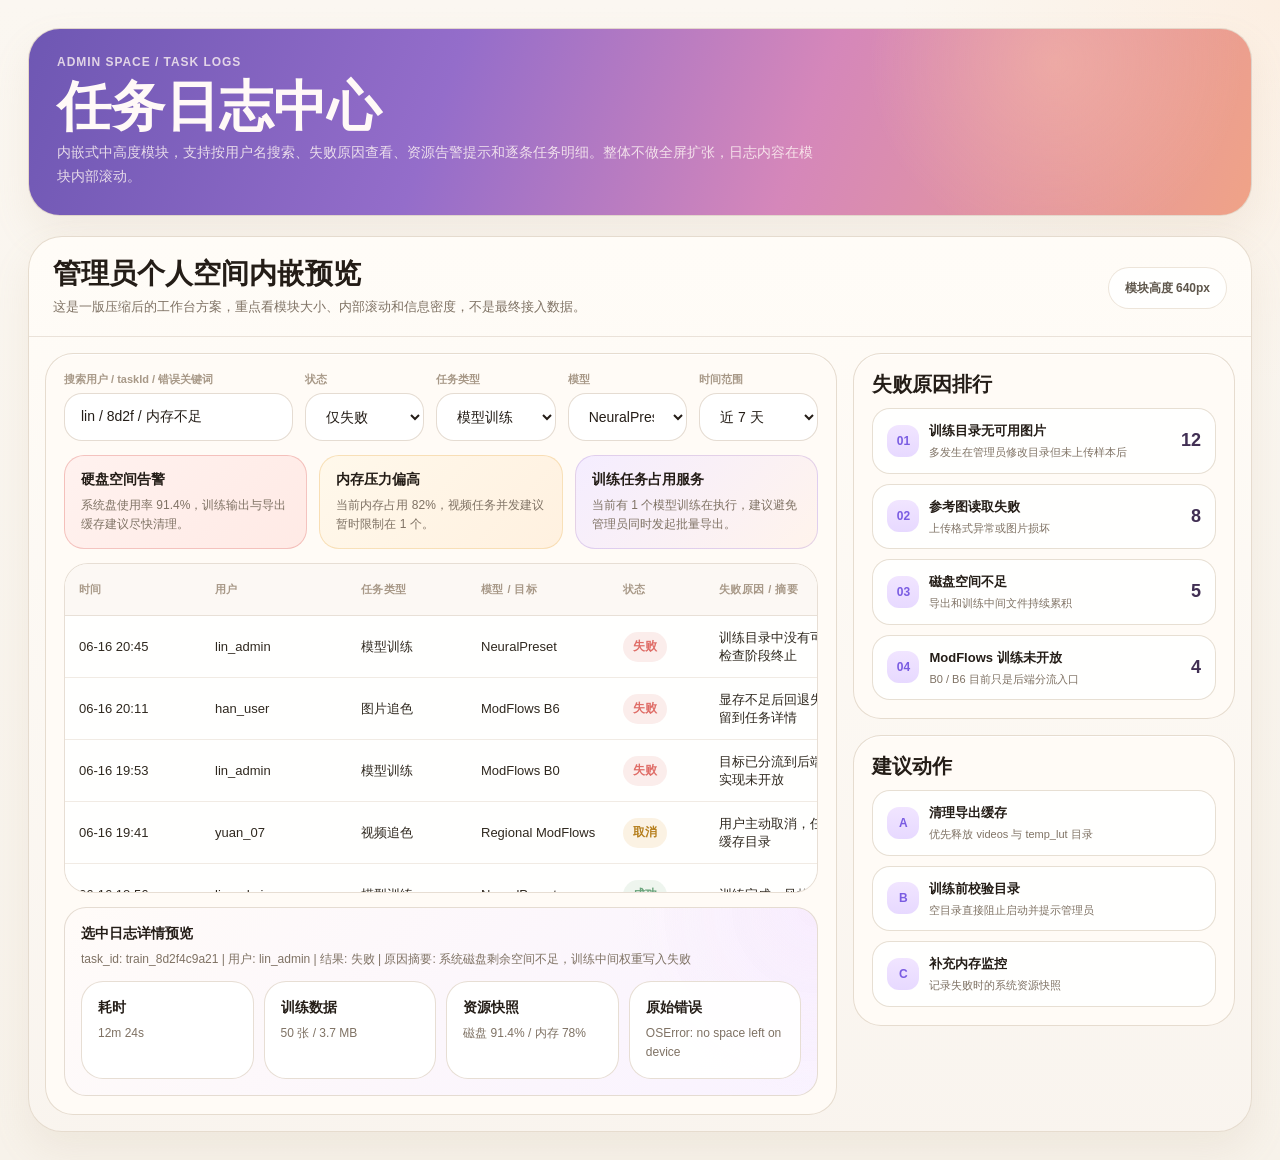
<file: static/admin-log-preview.html>
<!DOCTYPE html>
<html lang="zh-CN">
<head>
  <meta charset="UTF-8">
  <meta name="viewport" content="width=device-width, initial-scale=1.0">
  <title>管理员任务日志预览</title>
  <style>
    :root {
      color-scheme: light;
      --bg: #f7f2ea;
      --panel: rgba(255, 251, 246, 0.96);
      --panel-strong: rgba(255, 255, 255, 0.92);
      --border: rgba(229, 219, 205, 0.95);
      --text: #241d17;
      --sub: #7f7264;
      --soft: #a89988;
      --purple: #825fd7;
      --peach: #f2aa84;
      --rose: #d98cbc;
      --danger: #df6d67;
      --warn: #e0a543;
      --ok: #69a37b;
      --shadow: 0 18px 38px rgba(179, 156, 126, 0.12);
    }

    * {
      box-sizing: border-box;
    }

    body {
      margin: 0;
      min-height: 100vh;
      font-family: "Segoe UI", "PingFang SC", "Microsoft YaHei", sans-serif;
      background:
        radial-gradient(circle at top right, rgba(255, 214, 182, 0.25), transparent 22%),
        linear-gradient(180deg, #fbf7f1 0%, var(--bg) 100%);
      color: var(--text);
      padding: 28px;
    }

    .page {
      max-width: 1320px;
      margin: 0 auto;
    }

    .hero {
      border: 1px solid var(--border);
      border-radius: 32px;
      padding: 26px 28px;
      background:
        radial-gradient(circle at 84% 18%, rgba(255, 201, 169, 0.4), transparent 18%),
        linear-gradient(110deg, #6e57b3 0%, #946dca 34%, #d587ba 63%, #f0a387 100%);
      color: #fff9f7;
      box-shadow: var(--shadow);
    }

    .hero h1 {
      margin: 10px 0 8px;
      font-size: 54px;
      line-height: 1;
    }

    .hero p {
      margin: 0;
      max-width: 760px;
      color: rgba(255, 247, 244, 0.82);
      font-size: 14px;
      line-height: 1.7;
    }

    .kicker {
      font-size: 12px;
      font-weight: 800;
      letter-spacing: 0.08em;
      color: rgba(255, 246, 244, 0.78);
      text-transform: uppercase;
    }

    .shell {
      margin-top: 20px;
      border: 1px solid var(--border);
      border-radius: 34px;
      background: linear-gradient(180deg, rgba(255, 252, 247, 0.98) 0%, rgba(249, 244, 238, 0.98) 100%);
      box-shadow: var(--shadow);
      overflow: hidden;
    }

    .shell-header {
      display: flex;
      align-items: center;
      justify-content: space-between;
      gap: 16px;
      padding: 22px 24px 18px;
      border-bottom: 1px solid rgba(232, 224, 213, 0.88);
    }

    .shell-header h2 {
      margin: 0;
      font-size: 28px;
      line-height: 1.1;
    }

    .shell-header p {
      margin: 8px 0 0;
      color: var(--sub);
      font-size: 13px;
      line-height: 1.6;
    }

    .pill {
      display: inline-flex;
      align-items: center;
      justify-content: center;
      min-height: 42px;
      padding: 0 16px;
      border-radius: 999px;
      border: 1px solid rgba(236, 228, 216, 0.94);
      background: rgba(255, 255, 255, 0.88);
      color: #5e564b;
      font-size: 12px;
      font-weight: 800;
      white-space: nowrap;
    }

    .shell-body {
      display: grid;
      grid-template-columns: minmax(0, 1.35fr) minmax(300px, 0.65fr);
      gap: 16px;
      padding: 16px;
      min-height: 640px;
    }

    .panel {
      border-radius: 28px;
      border: 1px solid var(--border);
      background: var(--panel);
      box-shadow: inset 0 1px 0 rgba(255, 255, 255, 0.8);
      padding: 18px;
      min-width: 0;
    }

    .toolbar {
      display: grid;
      grid-template-columns: minmax(220px, 1.15fr) repeat(4, minmax(0, 0.6fr));
      gap: 12px;
      margin-bottom: 14px;
    }

    .field {
      display: grid;
      gap: 6px;
    }

    .field span {
      color: var(--soft);
      font-size: 11px;
      font-weight: 700;
    }

    .field input,
    .field select {
      width: 100%;
      min-height: 48px;
      border-radius: 18px;
      border: 1px solid rgba(228, 219, 208, 0.95);
      background: rgba(255, 255, 255, 0.92);
      padding: 0 16px;
      color: var(--text);
      font-size: 14px;
      outline: none;
    }

    .alerts {
      display: grid;
      grid-template-columns: repeat(3, minmax(0, 1fr));
      gap: 12px;
      margin-bottom: 14px;
    }

    .alert {
      border-radius: 20px;
      min-height: 82px;
      padding: 14px 16px;
      border: 1px solid rgba(233, 223, 212, 0.92);
      background: rgba(255, 255, 255, 0.88);
    }

    .alert strong,
    .stat strong,
    .detail strong {
      display: block;
      font-size: 14px;
      line-height: 1.4;
    }

    .alert span,
    .stat span,
    .detail span {
      display: block;
      margin-top: 6px;
      color: var(--sub);
      font-size: 12px;
      line-height: 1.6;
    }

    .alert.warn {
      background: linear-gradient(135deg, rgba(255, 248, 234, 0.95) 0%, rgba(255, 240, 222, 0.95) 100%);
      border-color: rgba(241, 202, 135, 0.5);
    }

    .alert.danger {
      background: linear-gradient(135deg, rgba(255, 241, 238, 0.95) 0%, rgba(255, 233, 228, 0.95) 100%);
      border-color: rgba(223, 109, 103, 0.34);
    }

    .alert.info {
      background: linear-gradient(135deg, rgba(244, 236, 255, 0.95) 0%, rgba(255, 243, 235, 0.95) 100%);
      border-color: rgba(180, 143, 214, 0.34);
    }

    .log-shell {
      border-radius: 24px;
      border: 1px solid rgba(230, 221, 210, 0.95);
      background: rgba(255, 255, 255, 0.82);
      overflow: hidden;
    }

    .log-head,
    .log-row {
      display: grid;
      grid-template-columns: 126px 136px 110px 132px 86px minmax(220px, 1fr);
      gap: 10px;
      align-items: center;
      padding: 0 14px;
    }

    .log-head {
      min-height: 52px;
      border-bottom: 1px solid rgba(231, 223, 213, 0.92);
      color: var(--soft);
      font-size: 11px;
      font-weight: 800;
      letter-spacing: 0.04em;
      background: rgba(252, 248, 244, 0.92);
    }

    .log-list {
      height: 276px;
      overflow-y: auto;
      background: rgba(255, 255, 255, 0.62);
    }

    .log-row {
      min-height: 62px;
      border-bottom: 1px solid rgba(240, 233, 225, 0.9);
      font-size: 13px;
      color: #2f281f;
    }

    .log-row:last-child {
      border-bottom: 0;
    }

    .status {
      display: inline-flex;
      align-items: center;
      justify-content: center;
      min-height: 30px;
      padding: 0 10px;
      border-radius: 999px;
      font-size: 12px;
      font-weight: 800;
      width: fit-content;
    }

    .status.ok {
      background: rgba(112, 175, 126, 0.12);
      color: var(--ok);
    }

    .status.fail {
      background: rgba(223, 109, 103, 0.12);
      color: var(--danger);
    }

    .status.cancel {
      background: rgba(224, 165, 67, 0.14);
      color: #b67f1d;
    }

    .detail {
      margin-top: 14px;
      border-radius: 22px;
      border: 1px solid rgba(228, 219, 208, 0.95);
      background:
        radial-gradient(circle at top right, rgba(241, 217, 253, 0.28), transparent 24%),
        linear-gradient(135deg, rgba(255, 251, 248, 0.96) 0%, rgba(249, 242, 255, 0.96) 100%);
      padding: 16px;
    }

    .detail-grid {
      display: grid;
      grid-template-columns: repeat(4, minmax(0, 1fr));
      gap: 10px;
      margin-top: 12px;
    }

    .stat {
      border-radius: 22px;
      border: 1px solid rgba(230, 220, 210, 0.94);
      background: var(--panel-strong);
      padding: 16px;
    }

    .stats-grid {
      display: grid;
      gap: 12px;
    }

    .side-title {
      margin: 0 0 12px;
      font-size: 20px;
      line-height: 1.2;
    }

    .rank-list,
    .todo-list {
      display: grid;
      gap: 10px;
    }

    .rank-item,
    .todo-item {
      display: flex;
      align-items: center;
      justify-content: space-between;
      gap: 10px;
      min-height: 58px;
      border-radius: 18px;
      border: 1px solid rgba(230, 221, 209, 0.94);
      background: rgba(255, 255, 255, 0.9);
      padding: 12px 14px;
    }

    .rank-item em,
    .todo-item em {
      display: inline-grid;
      place-items: center;
      width: 32px;
      height: 32px;
      border-radius: 12px;
      background: linear-gradient(180deg, #f1e5ff 0%, #e7d9ff 100%);
      color: #7a5ce2;
      font-style: normal;
      font-size: 12px;
      font-weight: 800;
      flex-shrink: 0;
    }

    .rank-copy,
    .todo-copy {
      display: flex;
      align-items: center;
      gap: 10px;
      min-width: 0;
    }

    .rank-copy strong,
    .todo-copy strong {
      font-size: 13px;
    }

    .rank-copy span,
    .todo-copy span {
      margin-top: 4px;
      color: var(--sub);
      font-size: 11px;
      line-height: 1.5;
      display: block;
    }

    .count {
      color: #412f53;
      font-size: 18px;
      font-weight: 800;
      flex-shrink: 0;
    }

    .side-stack {
      display: grid;
      gap: 16px;
      align-content: start;
    }

    @media (max-width: 1180px) {
      .shell-body {
        grid-template-columns: 1fr;
      }

      .toolbar,
      .alerts,
      .detail-grid {
        grid-template-columns: repeat(2, minmax(0, 1fr));
      }
    }

    @media (max-width: 860px) {
      body {
        padding: 16px;
      }

      .hero h1 {
        font-size: 38px;
      }

      .toolbar,
      .alerts,
      .detail-grid {
        grid-template-columns: 1fr;
      }

      .log-head,
      .log-row {
        grid-template-columns: 110px 120px 94px 116px 74px minmax(180px, 1fr);
        font-size: 12px;
      }
    }
  </style>
</head>
<body>
  <div class="page">
    <section class="hero">
      <div class="kicker">ADMIN SPACE / TASK LOGS</div>
      <h1>任务日志中心</h1>
      <p>内嵌式中高度模块，支持按用户名搜索、失败原因查看、资源告警提示和逐条任务明细。整体不做全屏扩张，日志内容在模块内部滚动。</p>
    </section>

    <section class="shell">
      <div class="shell-header">
        <div>
          <h2>管理员个人空间内嵌预览</h2>
          <p>这是一版压缩后的工作台方案，重点看模块大小、内部滚动和信息密度，不是最终接入数据。</p>
        </div>
        <div class="pill">模块高度 640px</div>
      </div>

      <div class="shell-body">
        <div class="panel">
          <div class="toolbar">
            <label class="field">
              <span>搜索用户 / taskId / 错误关键词</span>
              <input value="lin / 8d2f / 内存不足" />
            </label>
            <label class="field">
              <span>状态</span>
              <select>
                <option>全部</option>
                <option>仅成功</option>
                <option selected>仅失败</option>
              </select>
            </label>
            <label class="field">
              <span>任务类型</span>
              <select>
                <option>全部</option>
                <option selected>模型训练</option>
                <option>图片追色</option>
              </select>
            </label>
            <label class="field">
              <span>模型</span>
              <select>
                <option>全部</option>
                <option selected>NeuralPreset</option>
                <option>ModFlows B6</option>
              </select>
            </label>
            <label class="field">
              <span>时间范围</span>
              <select>
                <option>近 24 小时</option>
                <option selected>近 7 天</option>
                <option>近 30 天</option>
              </select>
            </label>
          </div>

          <div class="alerts">
            <div class="alert danger">
              <strong>硬盘空间告警</strong>
              <span>系统盘使用率 91.4%，训练输出与导出缓存建议尽快清理。</span>
            </div>
            <div class="alert warn">
              <strong>内存压力偏高</strong>
              <span>当前内存占用 82%，视频任务并发建议暂时限制在 1 个。</span>
            </div>
            <div class="alert info">
              <strong>训练任务占用服务</strong>
              <span>当前有 1 个模型训练在执行，建议避免管理员同时发起批量导出。</span>
            </div>
          </div>

          <div class="log-shell">
            <div class="log-head">
              <div>时间</div>
              <div>用户</div>
              <div>任务类型</div>
              <div>模型 / 目标</div>
              <div>状态</div>
              <div>失败原因 / 摘要</div>
            </div>
            <div class="log-list">
              <div class="log-row">
                <div>06-16 20:45</div>
                <div>lin_admin</div>
                <div>模型训练</div>
                <div>NeuralPreset</div>
                <div><span class="status fail">失败</span></div>
                <div>训练目录中没有可用图片，任务在预检查阶段终止</div>
              </div>
              <div class="log-row">
                <div>06-16 20:11</div>
                <div>han_user</div>
                <div>图片追色</div>
                <div>ModFlows B6</div>
                <div><span class="status fail">失败</span></div>
                <div>显存不足后回退失败，原始异常已保留到任务详情</div>
              </div>
              <div class="log-row">
                <div>06-16 19:53</div>
                <div>lin_admin</div>
                <div>模型训练</div>
                <div>ModFlows B0</div>
                <div><span class="status fail">失败</span></div>
                <div>目标已分流到后端，但当前版本训练实现未开放</div>
              </div>
              <div class="log-row">
                <div>06-16 19:41</div>
                <div>yuan_07</div>
                <div>视频追色</div>
                <div>Regional ModFlows</div>
                <div><span class="status cancel">取消</span></div>
                <div>用户主动取消，任务已停止并释放帧缓存目录</div>
              </div>
              <div class="log-row">
                <div>06-16 18:56</div>
                <div>lin_admin</div>
                <div>模型训练</div>
                <div>NeuralPreset</div>
                <div><span class="status ok">成功</span></div>
                <div>训练完成，风格阶段权重已更新</div>
              </div>
              <div class="log-row">
                <div>06-16 17:32</div>
                <div>kai_user</div>
                <div>图片追色</div>
                <div>NeuralPreset</div>
                <div><span class="status fail">失败</span></div>
                <div>参考图读取失败，输入格式不受支持</div>
              </div>
              <div class="log-row">
                <div>06-16 16:48</div>
                <div>mei_studio</div>
                <div>导出</div>
                <div>MP4 H265</div>
                <div><span class="status ok">成功</span></div>
                <div>导出完成，文件已写入 videos 目录</div>
              </div>
              <div class="log-row">
                <div>06-16 15:24</div>
                <div>lin_admin</div>
                <div>模型训练</div>
                <div>NeuralPreset</div>
                <div><span class="status fail">失败</span></div>
                <div>系统磁盘剩余空间不足，训练中间权重写入失败</div>
              </div>
            </div>
          </div>

          <div class="detail">
            <strong>选中日志详情预览</strong>
            <span>task_id: train_8d2f4c9a21 | 用户: lin_admin | 结果: 失败 | 原因摘要: 系统磁盘剩余空间不足，训练中间权重写入失败</span>
            <div class="detail-grid">
              <div class="stat">
                <strong>耗时</strong>
                <span>12m 24s</span>
              </div>
              <div class="stat">
                <strong>训练数据</strong>
                <span>50 张 / 3.7 MB</span>
              </div>
              <div class="stat">
                <strong>资源快照</strong>
                <span>磁盘 91.4% / 内存 78%</span>
              </div>
              <div class="stat">
                <strong>原始错误</strong>
                <span>OSError: no space left on device</span>
              </div>
            </div>
          </div>
        </div>

        <div class="side-stack">
          <div class="panel">
            <h3 class="side-title">失败原因排行</h3>
            <div class="rank-list">
              <div class="rank-item">
                <div class="rank-copy">
                  <em>01</em>
                  <div>
                    <strong>训练目录无可用图片</strong>
                    <span>多发生在管理员修改目录但未上传样本后</span>
                  </div>
                </div>
                <div class="count">12</div>
              </div>
              <div class="rank-item">
                <div class="rank-copy">
                  <em>02</em>
                  <div>
                    <strong>参考图读取失败</strong>
                    <span>上传格式异常或图片损坏</span>
                  </div>
                </div>
                <div class="count">8</div>
              </div>
              <div class="rank-item">
                <div class="rank-copy">
                  <em>03</em>
                  <div>
                    <strong>磁盘空间不足</strong>
                    <span>导出和训练中间文件持续累积</span>
                  </div>
                </div>
                <div class="count">5</div>
              </div>
              <div class="rank-item">
                <div class="rank-copy">
                  <em>04</em>
                  <div>
                    <strong>ModFlows 训练未开放</strong>
                    <span>B0 / B6 目前只是后端分流入口</span>
                  </div>
                </div>
                <div class="count">4</div>
              </div>
            </div>
          </div>

          <div class="panel">
            <h3 class="side-title">建议动作</h3>
            <div class="todo-list">
              <div class="todo-item">
                <div class="todo-copy">
                  <em>A</em>
                  <div>
                    <strong>清理导出缓存</strong>
                    <span>优先释放 videos 与 temp_lut 目录</span>
                  </div>
                </div>
              </div>
              <div class="todo-item">
                <div class="todo-copy">
                  <em>B</em>
                  <div>
                    <strong>训练前校验目录</strong>
                    <span>空目录直接阻止启动并提示管理员</span>
                  </div>
                </div>
              </div>
              <div class="todo-item">
                <div class="todo-copy">
                  <em>C</em>
                  <div>
                    <strong>补充内存监控</strong>
                    <span>记录失败时的系统资源快照</span>
                  </div>
                </div>
              </div>
            </div>
          </div>
        </div>
      </div>
    </section>
  </div>
</body>
</html>
</file>
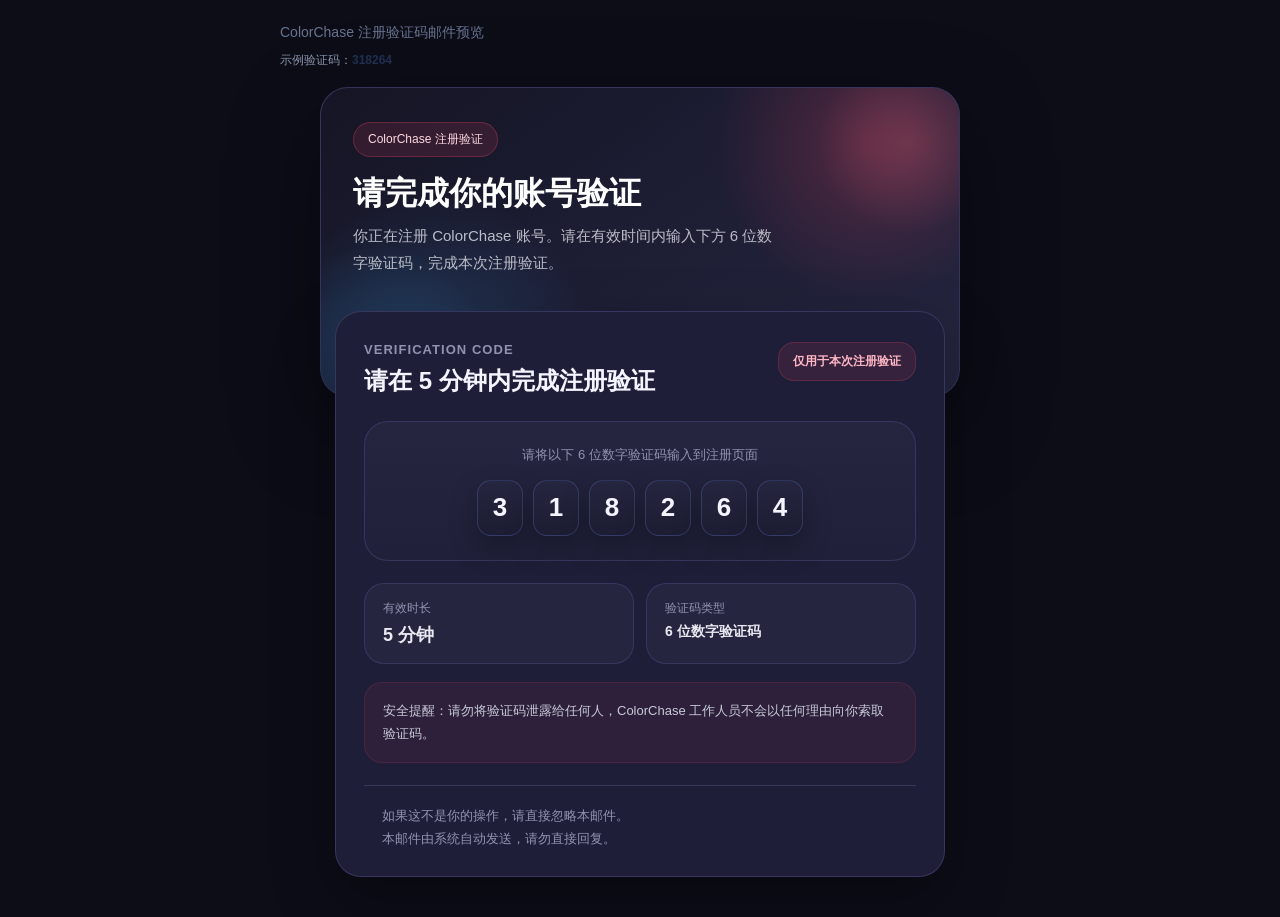
<file: static/email-code-preview.html>
<!DOCTYPE html>
<html lang="zh-CN">
<head>
  <meta charset="utf-8">
  <meta name="viewport" content="width=device-width, initial-scale=1.0">
  <title>ColorChase 注册验证码邮件预览</title>
</head>
  <body style="margin:0;padding:0;background:#0d0d18;font-family:-apple-system,BlinkMacSystemFont,'Segoe UI','PingFang SC','Microsoft YaHei',sans-serif;color:#e8e8f0;">
  <div style="padding:24px 16px 40px;">
    <div style="max-width:720px;margin:0 auto 18px;">
      <div style="font-size:14px;color:#66758f;margin-bottom:10px;">ColorChase 注册验证码邮件预览</div>
      <div style="font-size:12px;color:#8a97ad;">示例验证码：<strong style="color:#223151;">318264</strong></div>
    </div>

    <div style="max-width:640px;margin:0 auto;">
      <div style="position:relative;overflow:hidden;border-radius:28px;background:linear-gradient(145deg,#151525 0%,#1c1c32 42%,#252540 100%);padding:34px 32px 120px;border:1px solid rgba(56,56,96,0.92);box-shadow:0 30px 90px rgba(0,0,0,0.42);">
        <div style="position:absolute;inset:0;background:radial-gradient(circle at 86% 18%,rgba(233,69,96,0.26) 0%,rgba(233,69,96,0) 26%),radial-gradient(circle at 18% 88%,rgba(52,152,219,0.22) 0%,rgba(52,152,219,0) 28%);"></div>
        <div style="position:absolute;right:-40px;top:-36px;width:180px;height:180px;border-radius:50%;background:radial-gradient(circle,rgba(255,107,129,0.22) 0%,rgba(255,107,129,0) 72%);"></div>
        <div style="position:absolute;left:-56px;bottom:-72px;width:220px;height:220px;border-radius:50%;background:radial-gradient(circle,rgba(52,152,219,0.18) 0%,rgba(52,152,219,0) 74%);"></div>
        <div style="position:relative;z-index:1;">
          <div style="display:inline-flex;align-items:center;gap:8px;padding:8px 14px;border-radius:999px;background:rgba(233,69,96,0.14);border:1px solid rgba(233,69,96,0.28);font-size:12px;color:#ffd9e1;">ColorChase 注册验证</div>
          <h1 style="margin:18px 0 10px;font-size:32px;line-height:1.15;color:#ffffff;">请完成你的账号验证</h1>
          <p style="margin:0;max-width:430px;font-size:15px;line-height:1.8;color:rgba(232,232,240,0.78);">你正在注册 ColorChase 账号。请在有效时间内输入下方 6 位数字验证码，完成本次注册验证。</p>
        </div>
      </div>

      <div style="margin:-86px auto 0;position:relative;z-index:2;width:calc(100% - 32px);border-radius:26px;background:#1e1e38;border:1px solid rgba(56,56,96,0.96);box-shadow:0 24px 60px rgba(0,0,0,0.34);overflow:hidden;">
        <div style="padding:30px 28px 26px;">
          <div style="display:flex;align-items:flex-start;justify-content:space-between;gap:16px;flex-wrap:wrap;">
            <div>
              <div style="font-size:13px;font-weight:700;color:#9292b0;letter-spacing:0.08em;text-transform:uppercase;">Verification Code</div>
              <div style="margin-top:8px;font-size:24px;font-weight:800;color:#f3f4ff;">请在 5 分钟内完成注册验证</div>
            </div>
            <div style="padding:10px 14px;border-radius:16px;background:rgba(233,69,96,0.12);border:1px solid rgba(233,69,96,0.22);font-size:12px;font-weight:700;color:#ffb7c4;">仅用于本次注册验证</div>
          </div>

          <div style="margin-top:24px;padding:24px 18px;border-radius:24px;background:linear-gradient(180deg,#252540 0%,#20203a 100%);border:1px solid rgba(56,56,96,0.96);text-align:center;">
            <div style="font-size:13px;color:#9292b0;margin-bottom:16px;">请将以下 6 位数字验证码输入到注册页面</div>
            <div style="display:flex;justify-content:center;gap:10px;flex-wrap:wrap;">
              <span style="display:inline-flex;width:44px;height:54px;align-items:center;justify-content:center;border-radius:14px;background:linear-gradient(180deg,#252540 0%,#1c1c32 100%);border:1px solid rgba(86,107,176,0.34);box-shadow:0 12px 28px rgba(0,0,0,0.28);font-size:26px;font-weight:800;color:#f3f4ff;letter-spacing:0;">3</span>
              <span style="display:inline-flex;width:44px;height:54px;align-items:center;justify-content:center;border-radius:14px;background:linear-gradient(180deg,#252540 0%,#1c1c32 100%);border:1px solid rgba(86,107,176,0.34);box-shadow:0 12px 28px rgba(0,0,0,0.28);font-size:26px;font-weight:800;color:#f3f4ff;letter-spacing:0;">1</span>
              <span style="display:inline-flex;width:44px;height:54px;align-items:center;justify-content:center;border-radius:14px;background:linear-gradient(180deg,#252540 0%,#1c1c32 100%);border:1px solid rgba(86,107,176,0.34);box-shadow:0 12px 28px rgba(0,0,0,0.28);font-size:26px;font-weight:800;color:#f3f4ff;letter-spacing:0;">8</span>
              <span style="display:inline-flex;width:44px;height:54px;align-items:center;justify-content:center;border-radius:14px;background:linear-gradient(180deg,#252540 0%,#1c1c32 100%);border:1px solid rgba(86,107,176,0.34);box-shadow:0 12px 28px rgba(0,0,0,0.28);font-size:26px;font-weight:800;color:#f3f4ff;letter-spacing:0;">2</span>
              <span style="display:inline-flex;width:44px;height:54px;align-items:center;justify-content:center;border-radius:14px;background:linear-gradient(180deg,#252540 0%,#1c1c32 100%);border:1px solid rgba(86,107,176,0.34);box-shadow:0 12px 28px rgba(0,0,0,0.28);font-size:26px;font-weight:800;color:#f3f4ff;letter-spacing:0;">6</span>
              <span style="display:inline-flex;width:44px;height:54px;align-items:center;justify-content:center;border-radius:14px;background:linear-gradient(180deg,#252540 0%,#1c1c32 100%);border:1px solid rgba(86,107,176,0.34);box-shadow:0 12px 28px rgba(0,0,0,0.28);font-size:26px;font-weight:800;color:#f3f4ff;letter-spacing:0;">4</span>
            </div>
          </div>

          <div style="margin-top:22px;display:grid;grid-template-columns:repeat(auto-fit,minmax(180px,1fr));gap:12px;">
            <div style="padding:16px 18px;border-radius:20px;background:#252540;border:1px solid rgba(56,56,96,0.94);">
              <div style="font-size:12px;color:#9292b0;">有效时长</div>
              <div style="margin-top:6px;font-size:18px;font-weight:800;color:#e8e8f0;">5 分钟</div>
            </div>
            <div style="padding:16px 18px;border-radius:20px;background:#252540;border:1px solid rgba(56,56,96,0.94);">
              <div style="font-size:12px;color:#9292b0;">验证码类型</div>
              <div style="margin-top:6px;font-size:14px;font-weight:700;color:#e8e8f0;">6 位数字验证码</div>
            </div>
          </div>

          <div style="margin-top:18px;padding:16px 18px;border-radius:18px;background:rgba(233,69,96,0.08);border:1px solid rgba(233,69,96,0.14);font-size:13px;line-height:1.8;color:#c6cad8;">
            安全提醒：请勿将验证码泄露给任何人，ColorChase 工作人员不会以任何理由向你索取验证码。
          </div>

          <div style="margin-top:22px;padding:18px 18px 0;border-top:1px solid rgba(56,56,96,0.92);font-size:13px;line-height:1.8;color:#9292b0;">
            如果这不是你的操作，请直接忽略本邮件。<br>
            本邮件由系统自动发送，请勿直接回复。
          </div>
        </div>
      </div>
    </div>
  </div>
</body>
</html>
</file>
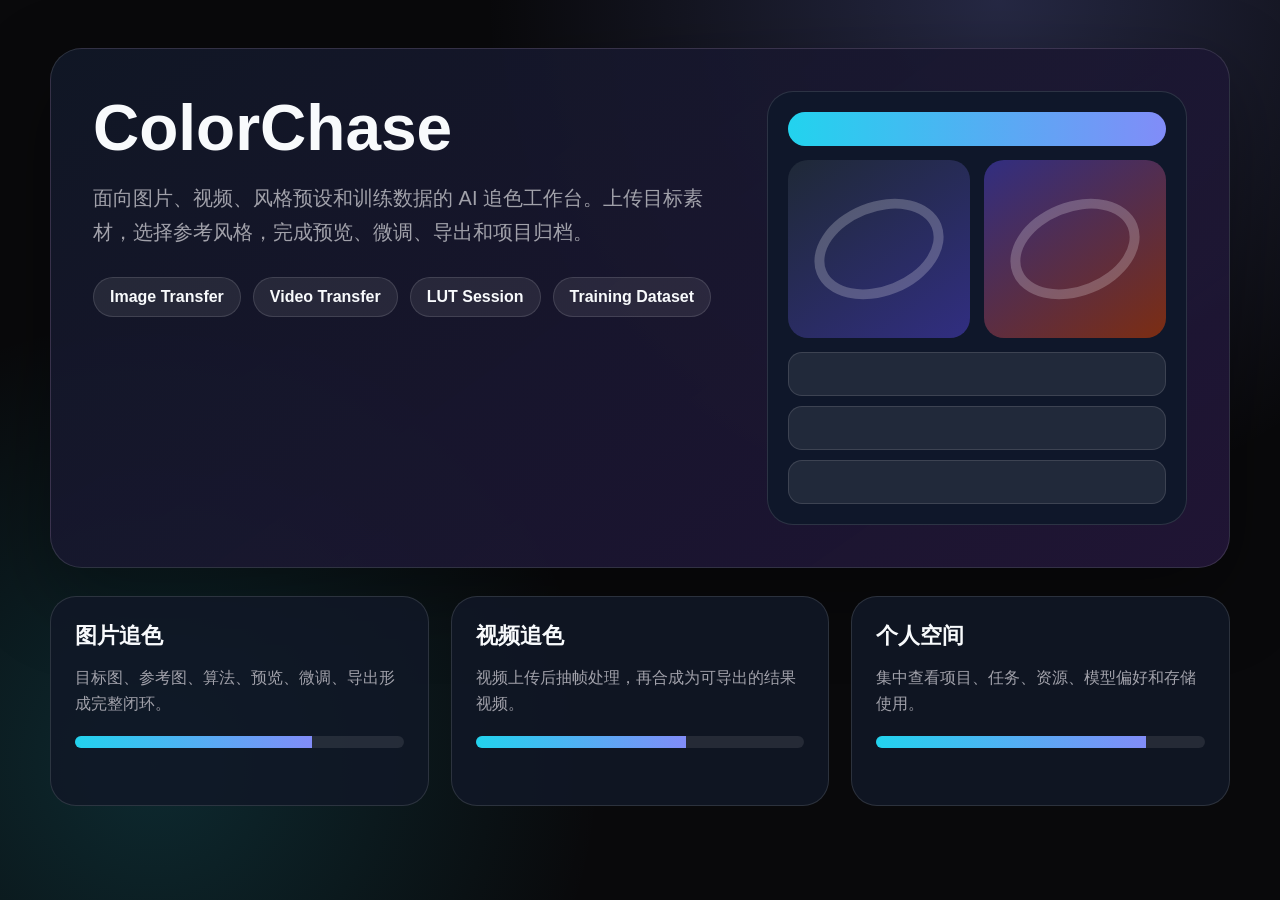
<file: docs/assets/colorchase-showcase.html>
<!doctype html>
<html lang="zh-CN">
<head>
  <meta charset="utf-8">
  <meta name="viewport" content="width=device-width, initial-scale=1">
  <title>ColorChase Showcase</title>
  <style>
    :root {
      color-scheme: dark;
      --bg: #09090b;
      --panel: #111827;
      --line: rgba(255,255,255,.12);
      --text: #f8fafc;
      --muted: #a1a1aa;
      --cyan: #22d3ee;
      --violet: #818cf8;
      --green: #34d399;
    }
    * { box-sizing: border-box; }
    body {
      margin: 0;
      min-height: 100vh;
      font-family: Inter, "Segoe UI", Arial, sans-serif;
      background:
        radial-gradient(circle at 78% 0%, rgba(129,140,248,.24), transparent 32rem),
        radial-gradient(circle at 12% 85%, rgba(34,211,238,.16), transparent 28rem),
        var(--bg);
      color: var(--text);
      padding: 48px;
    }
    .shell { max-width: 1180px; margin: 0 auto; display: grid; gap: 28px; }
    .hero {
      min-height: 320px;
      border: 1px solid var(--line);
      border-radius: 32px;
      padding: 42px;
      background: linear-gradient(145deg, rgba(17,24,39,.94), rgba(35,22,58,.88));
      box-shadow: 0 28px 80px rgba(0,0,0,.34);
      display: grid;
      grid-template-columns: 1fr 420px;
      gap: 32px;
      overflow: hidden;
    }
    h1 { margin: 0 0 16px; font-size: 64px; letter-spacing: 0; }
    .hero p { margin: 0; color: var(--muted); font-size: 20px; line-height: 1.7; }
    .chips { display:flex; gap:12px; flex-wrap:wrap; margin-top:28px; }
    .chip { padding: 10px 16px; border-radius: 999px; background: rgba(255,255,255,.08); border:1px solid var(--line); font-weight:800; }
    .preview {
      border-radius: 26px;
      border: 1px solid var(--line);
      background: #0f172a;
      padding: 20px;
      display: grid;
      gap: 14px;
    }
    .preview-top { height: 34px; border-radius: 17px; background: linear-gradient(90deg,var(--cyan),var(--violet)); }
    .preview-grid { display:grid; grid-template-columns: 1fr 1fr; gap:14px; }
    .photo { height: 178px; border-radius: 20px; background: linear-gradient(145deg,#1f2937,#312e81); position:relative; overflow:hidden; }
    .photo:after { content:""; position:absolute; inset:42px 24px; border-radius:50%; border:10px solid rgba(255,255,255,.22); transform: rotate(-22deg); }
    .side { display:grid; gap:10px; }
    .row { height: 44px; border-radius: 14px; background: rgba(255,255,255,.08); border:1px solid var(--line); }
    .cards { display:grid; grid-template-columns: repeat(3, 1fr); gap:22px; }
    .card { border:1px solid var(--line); border-radius:26px; background: rgba(17,24,39,.86); padding:24px; min-height:210px; }
    .card b { display:block; font-size:22px; margin-bottom:14px; }
    .card span { color:var(--muted); line-height:1.6; }
    .bar { height:12px; border-radius:6px; background:rgba(255,255,255,.09); margin-top:20px; overflow:hidden; }
    .bar i { display:block; height:100%; width:72%; background:linear-gradient(90deg,var(--cyan),var(--violet)); }
    @media (max-width: 900px) {
      body { padding: 20px; }
      .hero { grid-template-columns: 1fr; }
      .cards { grid-template-columns: 1fr; }
      h1 { font-size: 46px; }
    }
  </style>
</head>
<body>
  <main class="shell">
    <section class="hero">
      <div>
        <h1>ColorChase</h1>
        <p>面向图片、视频、风格预设和训练数据的 AI 追色工作台。上传目标素材，选择参考风格，完成预览、微调、导出和项目归档。</p>
        <div class="chips">
          <div class="chip">Image Transfer</div>
          <div class="chip">Video Transfer</div>
          <div class="chip">LUT Session</div>
          <div class="chip">Training Dataset</div>
        </div>
      </div>
      <div class="preview" aria-label="workspace mockup">
        <div class="preview-top"></div>
        <div class="preview-grid">
          <div class="photo"></div>
          <div class="photo" style="background:linear-gradient(145deg,#312e81,#7c2d12)"></div>
        </div>
        <div class="side">
          <div class="row"></div>
          <div class="row"></div>
          <div class="row"></div>
        </div>
      </div>
    </section>
    <section class="cards">
      <article class="card"><b>图片追色</b><span>目标图、参考图、算法、预览、微调、导出形成完整闭环。</span><div class="bar"><i></i></div></article>
      <article class="card"><b>视频追色</b><span>视频上传后抽帧处理，再合成为可导出的结果视频。</span><div class="bar"><i style="width:64%"></i></div></article>
      <article class="card"><b>个人空间</b><span>集中查看项目、任务、资源、模型偏好和存储使用。</span><div class="bar"><i style="width:82%"></i></div></article>
    </section>
  </main>
</body>
</html>
</file>
